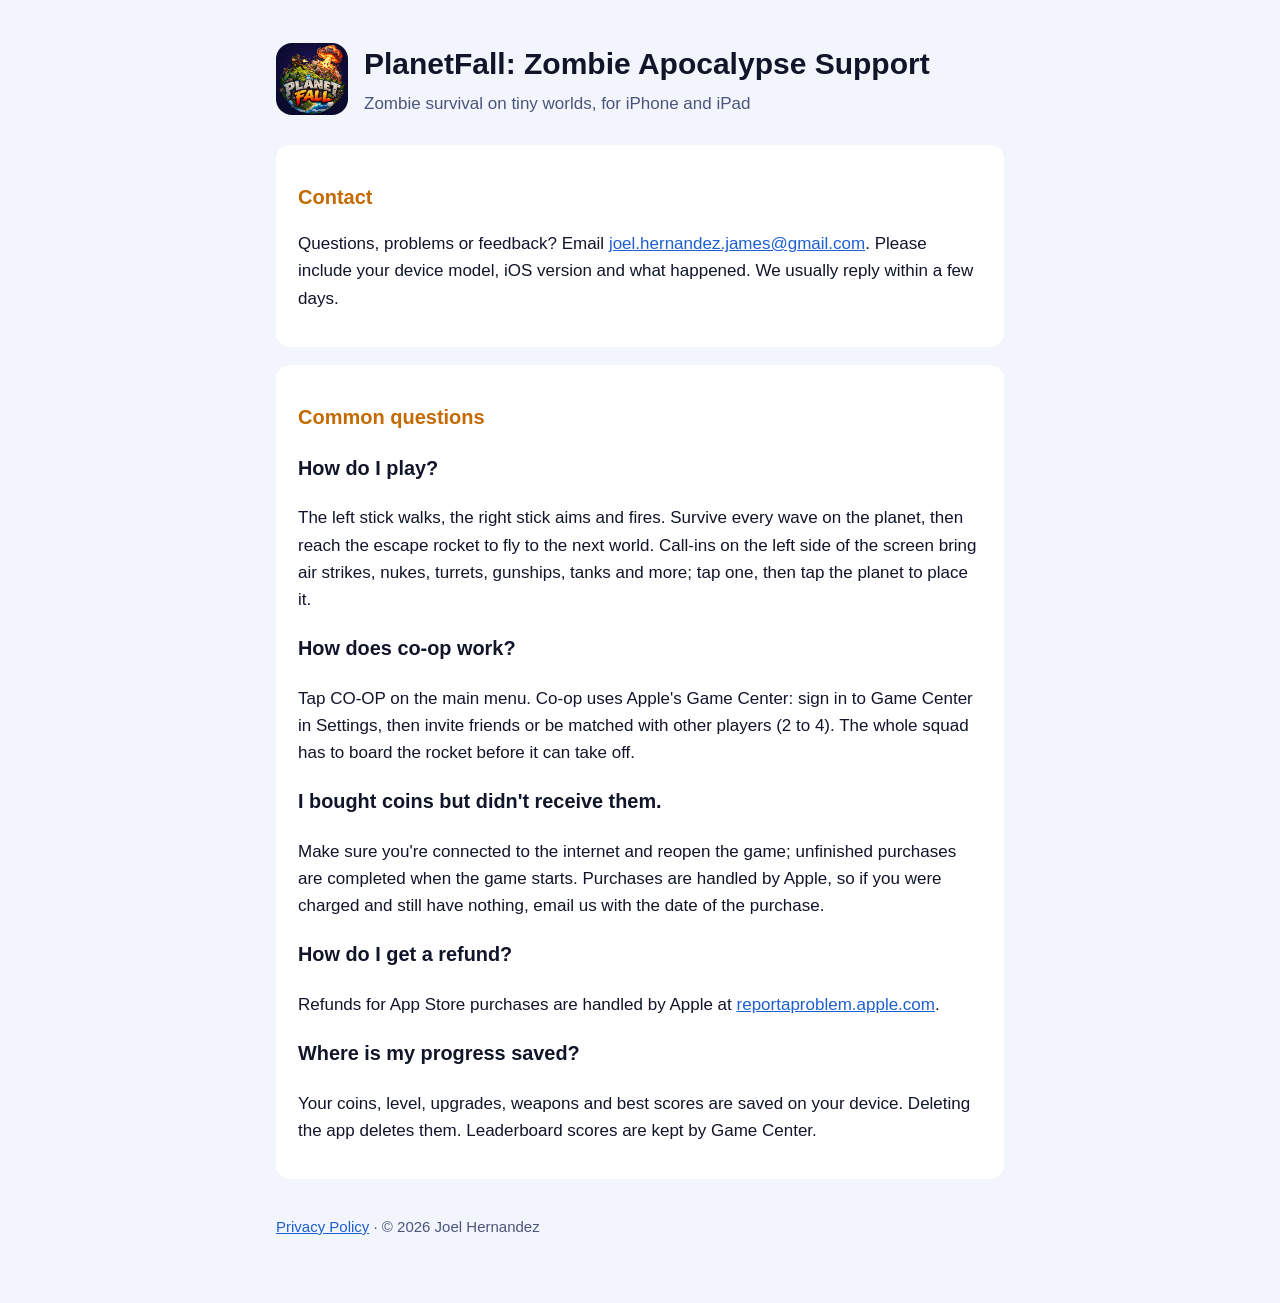
<file: index.html>
<!doctype html>
<html lang="en"><head><meta charset="utf-8"><meta name="viewport" content="width=device-width,initial-scale=1">
<title>PlanetFall: Zombie Apocalypse Support</title><meta name="description" content="Help and contact for PlanetFall: Zombie Apocalypse, the twin-stick survival shooter on tiny planets for iPhone and iPad.">
<link rel="stylesheet" href="style.css"><link rel="icon" href="icon.png"></head>
<body><main>
<header><img src="icon.png" alt=""><div><h1>PlanetFall: Zombie Apocalypse Support</h1><p class="sub">Zombie survival on tiny worlds, for iPhone and iPad</p></div></header>

<section>
<h2>Contact</h2>
<p>Questions, problems or feedback? Email <a href="mailto:joel.hernandez.james@gmail.com?subject=Planet%20Escapes%20support">joel.hernandez.james@gmail.com</a>. Please include your device model, iOS version and what happened. We usually reply within a few days.</p>
</section>

<section>
<h2>Common questions</h2>
<h3>How do I play?</h3>
<p>The left stick walks, the right stick aims and fires. Survive every wave on the planet, then reach the escape rocket to fly to the next world. Call-ins on the left side of the screen bring air strikes, nukes, turrets, gunships, tanks and more; tap one, then tap the planet to place it.</p>
<h3>How does co-op work?</h3>
<p>Tap CO-OP on the main menu. Co-op uses Apple's Game Center: sign in to Game Center in Settings, then invite friends or be matched with other players (2 to 4). The whole squad has to board the rocket before it can take off.</p>
<h3>I bought coins but didn't receive them.</h3>
<p>Make sure you're connected to the internet and reopen the game; unfinished purchases are completed when the game starts. Purchases are handled by Apple, so if you were charged and still have nothing, email us with the date of the purchase.</p>
<h3>How do I get a refund?</h3>
<p>Refunds for App Store purchases are handled by Apple at <a href="https://reportaproblem.apple.com">reportaproblem.apple.com</a>.</p>
<h3>Where is my progress saved?</h3>
<p>Your coins, level, upgrades, weapons and best scores are saved on your device. Deleting the app deletes them. Leaderboard scores are kept by Game Center.</p>
</section>

<nav><a href="privacy.html">Privacy Policy</a> · © 2026 Joel Hernandez</nav>
</main></body></html>
</file>
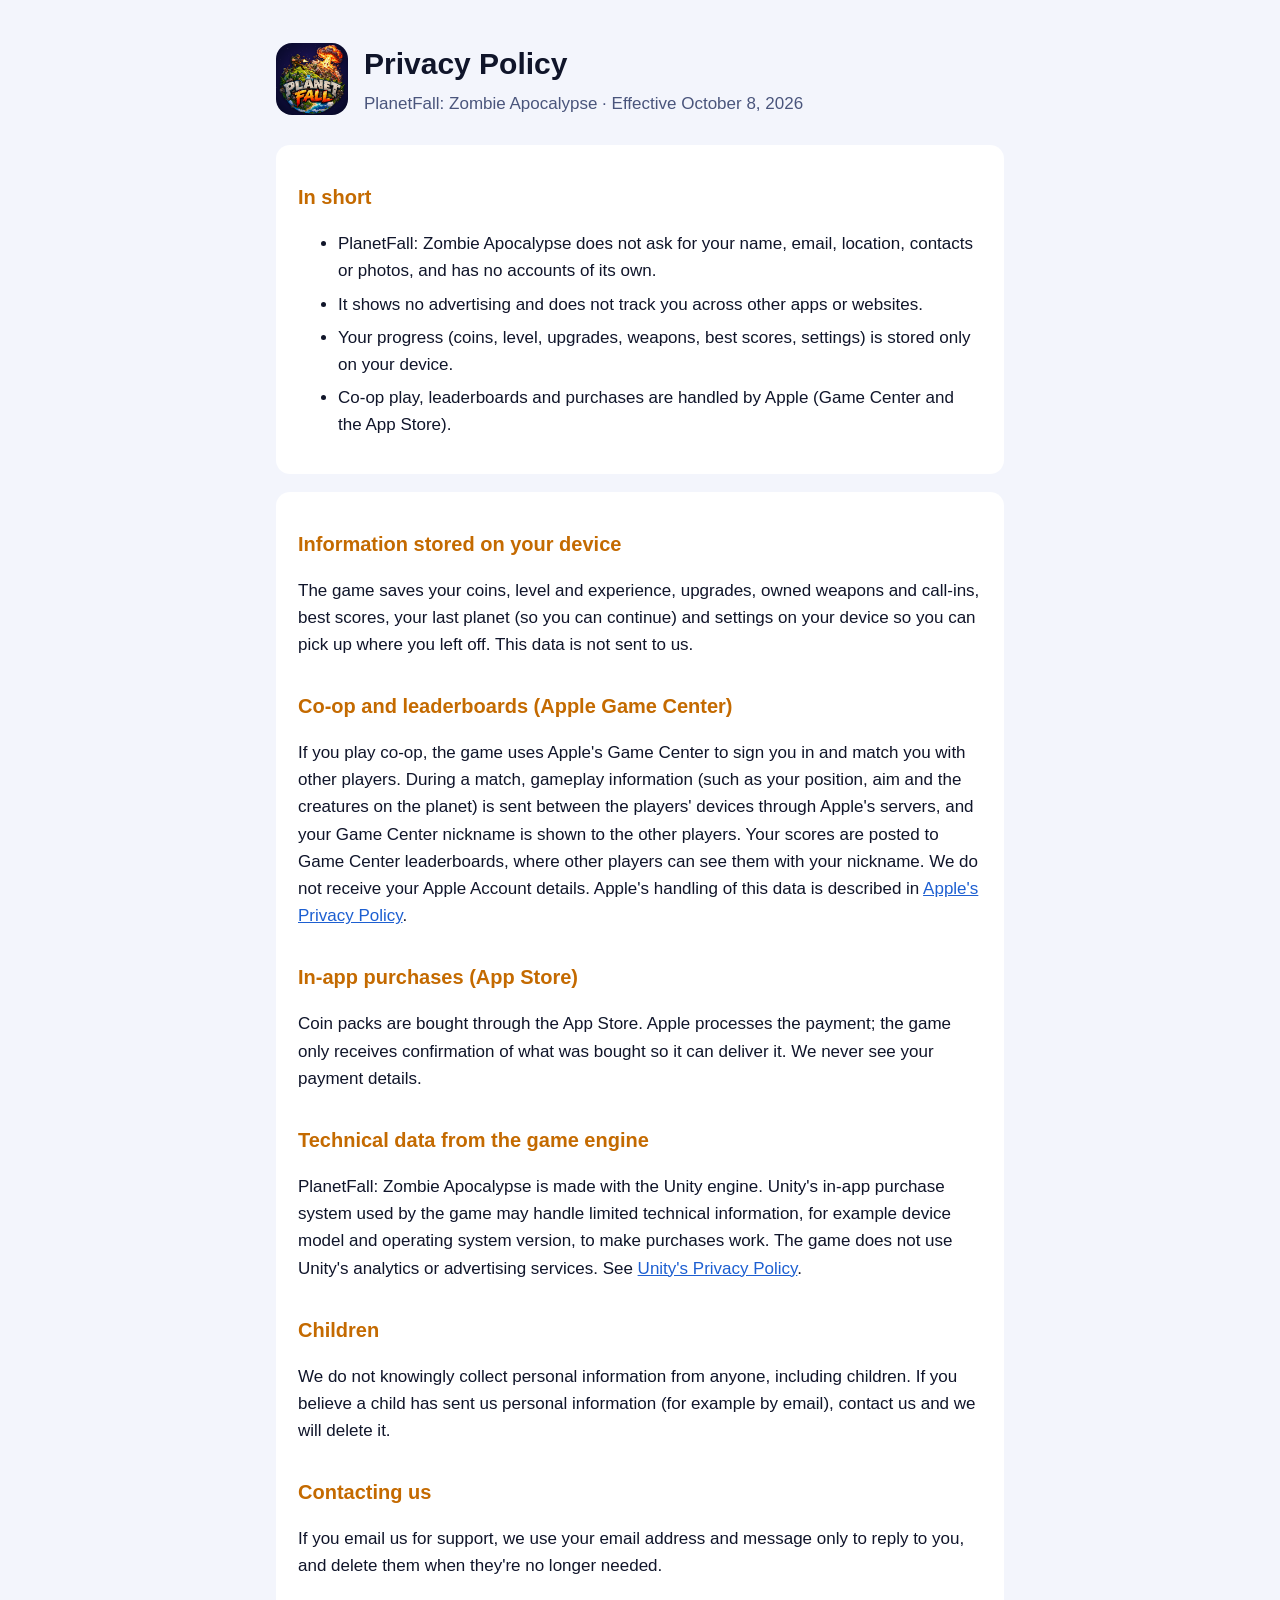
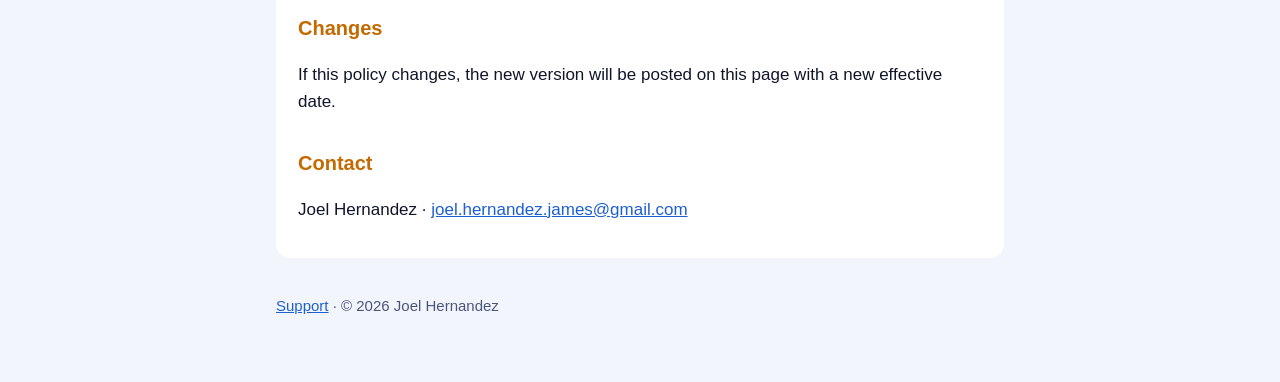
<file: privacy.html>
<!doctype html>
<html lang="en"><head><meta charset="utf-8"><meta name="viewport" content="width=device-width,initial-scale=1">
<title>PlanetFall: Zombie Apocalypse Privacy Policy</title><meta name="description" content="How PlanetFall: Zombie Apocalypse handles your information.">
<link rel="stylesheet" href="style.css"><link rel="icon" href="icon.png"></head>
<body><main>
<header><img src="icon.png" alt=""><div><h1>Privacy Policy</h1><p class="sub">PlanetFall: Zombie Apocalypse · Effective October 8, 2026</p></div></header>

<section>
<h2>In short</h2>
<ul>
<li>PlanetFall: Zombie Apocalypse does not ask for your name, email, location, contacts or photos, and has no accounts of its own.</li>
<li>It shows no advertising and does not track you across other apps or websites.</li>
<li>Your progress (coins, level, upgrades, weapons, best scores, settings) is stored only on your device.</li>
<li>Co-op play, leaderboards and purchases are handled by Apple (Game Center and the App Store).</li>
</ul>
</section>

<section>
<h2>Information stored on your device</h2>
<p>The game saves your coins, level and experience, upgrades, owned weapons and call-ins, best scores, your last planet (so you can continue) and settings on your device so you can pick up where you left off. This data is not sent to us.</p>

<h2>Co-op and leaderboards (Apple Game Center)</h2>
<p>If you play co-op, the game uses Apple's Game Center to sign you in and match you with other players. During a match, gameplay information (such as your position, aim and the creatures on the planet) is sent between the players' devices through Apple's servers, and your Game Center nickname is shown to the other players. Your scores are posted to Game Center leaderboards, where other players can see them with your nickname. We do not receive your Apple Account details. Apple's handling of this data is described in <a href="https://www.apple.com/legal/privacy/">Apple's Privacy Policy</a>.</p>

<h2>In-app purchases (App Store)</h2>
<p>Coin packs are bought through the App Store. Apple processes the payment; the game only receives confirmation of what was bought so it can deliver it. We never see your payment details.</p>

<h2>Technical data from the game engine</h2>
<p>PlanetFall: Zombie Apocalypse is made with the Unity engine. Unity's in-app purchase system used by the game may handle limited technical information, for example device model and operating system version, to make purchases work. The game does not use Unity's analytics or advertising services. See <a href="https://unity.com/legal/privacy-policy">Unity's Privacy Policy</a>.</p>

<h2>Children</h2>
<p>We do not knowingly collect personal information from anyone, including children. If you believe a child has sent us personal information (for example by email), contact us and we will delete it.</p>

<h2>Contacting us</h2>
<p>If you email us for support, we use your email address and message only to reply to you, and delete them when they're no longer needed.</p>

<h2>Changes</h2>
<p>If this policy changes, the new version will be posted on this page with a new effective date.</p>

<h2>Contact</h2>
<p>Joel Hernandez · <a href="mailto:joel.hernandez.james@gmail.com">joel.hernandez.james@gmail.com</a></p>
</section>

<nav><a href="index.html">Support</a> · © 2026 Joel Hernandez</nav>
</main></body></html>
</file>
<file: style.css>
:root{--bg:#0b1446;--card:#131d5a;--fg:#eef3ff;--muted:#b9c6ef;--accent:#ffb62e;--link:#8fc1ff}
@media (prefers-color-scheme:light){:root{--bg:#f3f5fc;--card:#fff;--fg:#10152a;--muted:#4a557c;--accent:#c46a00;--link:#1d5fd1}}
*{box-sizing:border-box}body{margin:0;background:var(--bg);color:var(--fg);font:17px/1.6 -apple-system,BlinkMacSystemFont,"Segoe UI",Roboto,sans-serif}
main{max-width:760px;margin:0 auto;padding:40px 16px 64px}header{display:flex;align-items:center;gap:16px;margin-bottom:28px}
header img{width:72px;height:72px;border-radius:16px}h1{margin:0;font-size:30px}h2{margin-top:32px;color:var(--accent);font-size:20px}
.sub{color:var(--muted);margin:2px 0 0}section{background:var(--card);border-radius:14px;padding:4px 22px 18px;margin:18px 0}
a{color:var(--link)}nav{margin-top:36px;color:var(--muted);font-size:15px}li{margin:6px 0}
</file>
